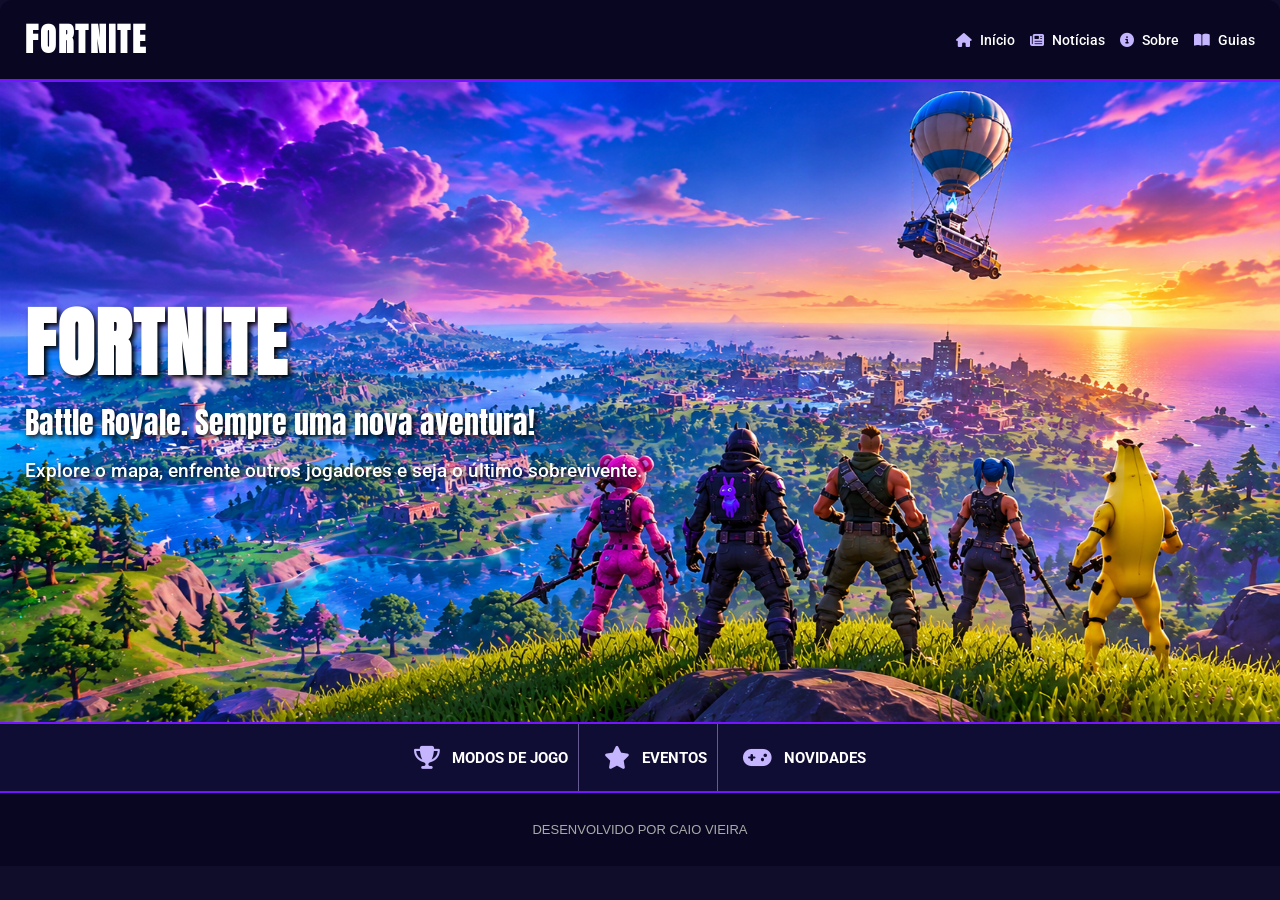
<file: index.html>
<!DOCTYPE html>
<html lang="pt-br">

<head>
    <meta charset="UTF-8">
    <meta name="viewport" content="width=device-width, initial-scale=1.0">



    <link rel="stylesheet" href="grids.css">
    <link rel="stylesheet" href="estilos.css">


    <link rel="stylesheet" href="https://cdnjs.cloudflare.com/ajax/libs/font-awesome/6.5.2/css/all.min.css">

    <link rel="preconnect" href="https://fonts.googleapis.com">
    <link rel="preconnect" href="https://fonts.gstatic.com" crossorigin>
    <link href="https://fonts.googleapis.com/css2?family=Anton&family=Roboto:wght@400;500;700;900&display=swap" rel="stylesheet">

</head>

<body>

<div class="container">

    <!-- TOPO -->
    <div class="row">
        <div class="col-12 topo">

            <div class="col-3 logo">
                <h1>FORTNITE</h1>
            </div>

            <div class="col-9 menu">

                <div class="col-3">
                    <a href="index.html">
                        <i class="fa-solid fa-house"></i> Início
                    </a>
                </div>

                <div class="col-3">
                    <a href="noticias.html">
                        <i class="fa-solid fa-newspaper"></i> Notícias
                    </a>
                </div>

                <div class="col-3">
                    <a href="sobre.html">
                        <i class="fa-solid fa-circle-info"></i> Sobre
                    </a>
                </div>

                <div class="col-3">
                    <a href="guia.html">
                        <i class="fa-solid fa-book-open"></i> Guias
                    </a>
                </div>

            </div>

        </div>
    </div>


    <!-- BANNER PRINCIPAL -->
    <div class="row">
        <div class="col-12 banner">

            <div class="col-6 texto">

                <h1>FORTNITE</h1>

                <h2>
                    Battle Royale. Sempre uma nova aventura!
                </h2>

                <p>
                    Explore o mapa, enfrente outros jogadores
                    e seja o último sobrevivente.
                </p>

                

            </div>

        </div>
    </div>


    <!-- DESTAQUES -->
    <div class="row faixa-destaques">

        <div class="col-4 destaque">

            <i class="fa-solid fa-trophy"></i>

            <h3>MODOS DE JOGO</h3>

        </div>

        <div class="col-4 destaque">

            <i class="fa-solid fa-star"></i>

            <h3>EVENTOS</h3>

        </div>

        <div class="col-4 destaque">

            <i class="fa-solid fa-gamepad"></i>

            <h3>NOVIDADES</h3>

        </div>

    </div>


    <!-- RODAPÉ -->
    <div class="row">
        <div class="col-12 rodape">

            <p>DESENVOLVIDO POR CAIO VIEIRA</p>

        </div>
    </div>

</div>

</body>
</html>
</file>
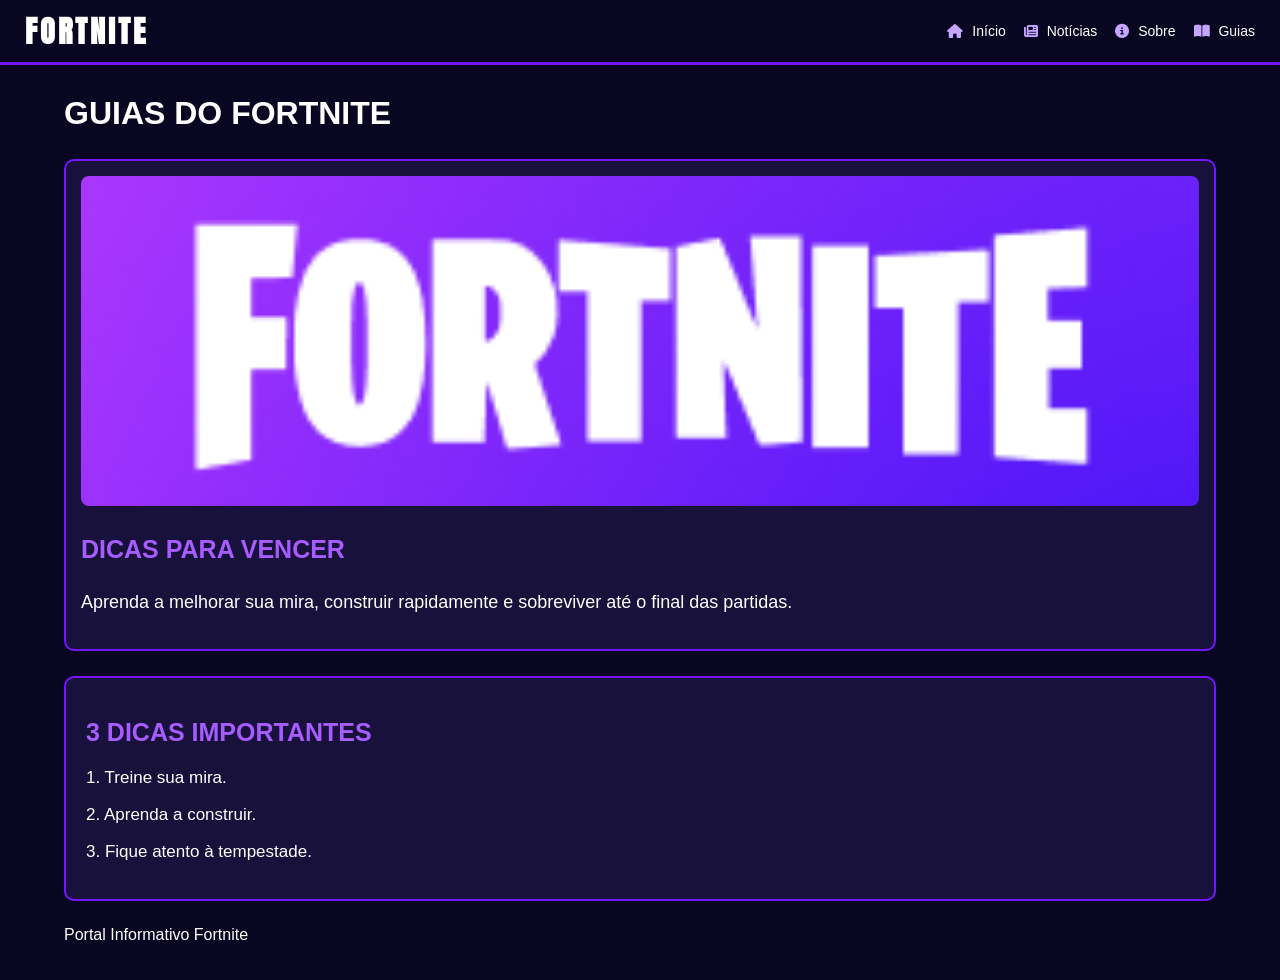
<file: guia.html>
<!DOCTYPE html>
<html lang="pt-br">

<head>
    <meta charset="UTF-8">
    <meta name="viewport" content="width=device-width, initial-scale=1.0">

    <title>Fortnite - Guias</title>

    <link rel="stylesheet" href="grids.css">
    <link rel="stylesheet" href="estilos4.css">
 

    <link rel="stylesheet" href="https://cdnjs.cloudflare.com/ajax/libs/font-awesome/6.5.2/css/all.min.css">

    <link href="https://fonts.googleapis.com/css2?family=Anton&display=swap" rel="stylesheet">

</head>

<body>

    <!-- TOPO -->
    <div class="topo">

        <h1>FORTNITE</h1>

        <div class="menu">

            <a href="index.html">
                <i class="fa-solid fa-house"></i> Início
            </a>

            <a href="noticias.html">
                <i class="fa-solid fa-newspaper"></i> Notícias
            </a>

            <a href="sobre.html">
                <i class="fa-solid fa-circle-info"></i> Sobre
            </a>

            <a href="loja.html">
                <i class="fa-solid fa-book-open"></i> Guias
            </a>

        </div>

    </div>


    <div class="container">

        <!-- TITULO -->
        <h2>GUIAS DO FORTNITE</h2>


        <!-- GUIA PRINCIPAL -->
        <div class="guia">

            <img src="fortiniteguia.png" alt="Personagens do Fortnite">

            <h3>DICAS PARA VENCER</h3>

            <p>
                Aprenda a melhorar sua mira, construir rapidamente
                e sobreviver até o final das partidas.
            </p>

        </div>


        <!-- DICAS -->
        <div class="dicas">

            <h2>3 DICAS IMPORTANTES</h2>

            <p>1. Treine sua mira.</p>

            <p>2. Aprenda a construir.</p>

            <p>3. Fique atento à tempestade.</p>

        </div>


        <!-- RODAPE -->
        <div class="rodape">

            <p>Portal Informativo Fortnite</p>

        </div>

    </div>

</body>
</html>
</file>
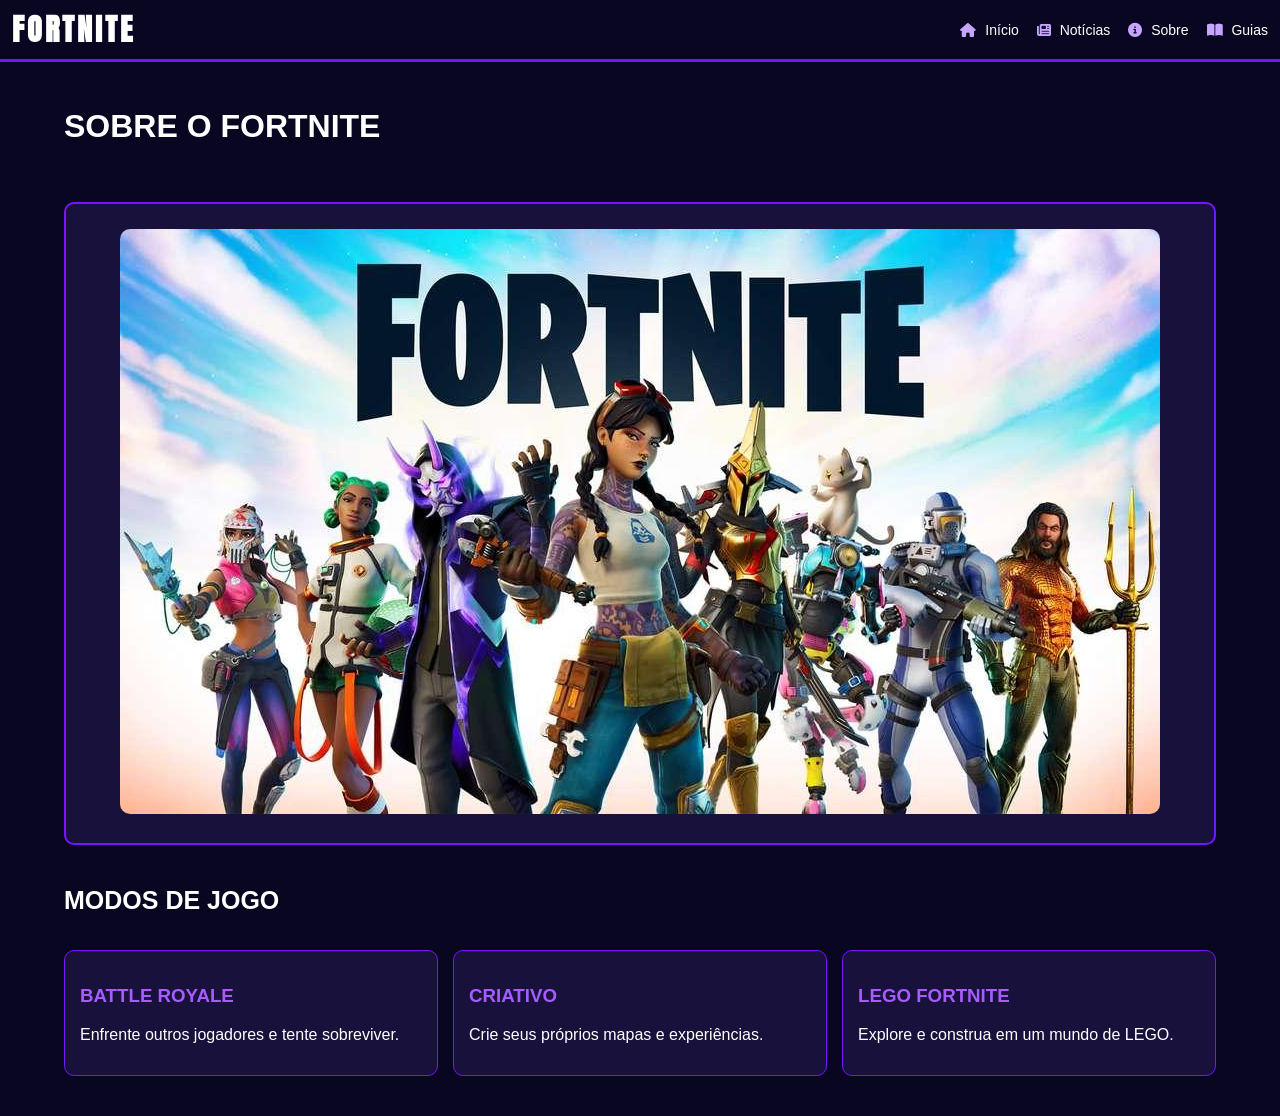
<file: sobre.html>
<!DOCTYPE html>
<html lang="pt-br">

<head>
    <meta charset="UTF-8">
    <meta name="viewport" content="width=device-width, initial-scale=1.0">

    <title>Fortnite - Sobre</title>

    <link rel="stylesheet" href="grids.css">
    <link rel="stylesheet" href="estilos3.css">
 

    <link rel="stylesheet" href="https://cdnjs.cloudflare.com/ajax/libs/font-awesome/6.5.2/css/all.min.css">

    <link rel="preconnect" href="https://fonts.googleapis.com">
    <link rel="preconnect" href="https://fonts.gstatic.com" crossorigin>
    <link href="https://fonts.googleapis.com/css2?family=Anton&display=swap" rel="stylesheet">

</head>

<body>

    <!-- TOPO -->
    <div class="topo">

        <div class="logo">
            <h1>FORTNITE</h1>
        </div>

        <div class="menu">

            <a href="index.html">
                <i class="fa-solid fa-house"></i> Início
            </a>

            <a href="noticias.html">
                <i class="fa-solid fa-newspaper"></i> Notícias
            </a>

            <a href="sobre.html">
                <i class="fa-solid fa-circle-info"></i> Sobre
            </a>

            <a href="guia.html">
                <i class="fa-solid fa-book-open"></i> Guias
            </a>

        </div>

    </div>


    <div class="container">

        <!-- TITULO -->
        <div class="row">
            <div class="col-12 titulo-sobre">

                <h1>SOBRE O FORTNITE</h1>

            </div>
        </div>


        <!-- SOBRE O JOGO -->
        <div class="row">

            <div class="col-12 sobre">

       

                <div class="col-12 centralizar">

                    <img src="sobre.jpg" alt="Fortnite">

                </div>

            </div>

        </div>


        <!-- MODOS DE JOGO -->
        <div class="row">

            <div class="col-12 titulo-modos">

                <h2>MODOS DE JOGO</h2>

            </div>

        </div>


        <div class="row">

            <div class="col-4 modo">

                <h3>BATTLE ROYALE</h3>

                <p>Enfrente outros jogadores e tente sobreviver.</p>

            </div>


            <div class="col-4 modo">

                <h3>CRIATIVO</h3>

                <p>Crie seus próprios mapas e experiências.</p>

            </div>


            <div class="col-4 modo">

                <h3>LEGO FORTNITE</h3>

                <p>Explore e construa em um mundo de LEGO.</p>

            </div>

        </div>


        <!-- RODAPE -->
        <div class="row">

            <div class="col-12 rodape ">

                

            </div>

        </div>

    </div>

</body>
</html>
</file>
<file: grids.css>
/* GRID DE 12 COLUNAS */

.row {
    display: grid;
    grid-template-columns: repeat(12, 1fr);
    gap: 15px;
}

.col-1 {
    grid-column: span 1;
}

.col-2 {
    grid-column: span 2;
}

.col-3 {
    grid-column: span 3;
}

.col-4 {
    grid-column: span 4;
}

.col-5 {
    grid-column: span 5;
}

.col-6 {
    grid-column: span 6;
}

.col-7 {
    grid-column: span 7;
}

.col-8 {
    grid-column: span 8;
}

.col-9 {
    grid-column: span 9;
}

.col-10 {
    grid-column: span 10;
}

.col-11 {
    grid-column: span 11;
}

.col-12 {
    grid-column: span 12;
}
</file>
<file: estilos.css>
/* CONFIGURAÇÕES GERAIS */

* {
    margin: 0;
    padding: 0;
    box-sizing: border-box;
}

body {
    background-color: #100d2b;
    font-family: Arial, sans-serif;
}


/* TOPO */

.topo {
    background-color: #080620;
    padding: 15px 25px;
    border-bottom: 3px solid #7515ff;
    border-radius: 12px 12px 0 0;

    display: flex;
    align-items: center;
    justify-content: space-between;
}

.logo {
    width: 40%;
}

.logo h1 {
    font-family: 'Anton', sans-serif;
    font-size: 32px;
    color: white;
    letter-spacing: 2px;
}

/* MENU */

.menu {
    width: 60%;
    display: flex;
    align-items: center;
    justify-content: flex-end;
    gap: 15px;
}

.menu a {
    color: white;
    text-decoration: none;
    font-family: 'Roboto', sans-serif;
    font-size: 14px;
    font-weight: 500;
    transition: 0.3s;
}

.menu i {
    margin-right: 5px;
    color: #c5b5ff;
}

.menu a:hover {
    color: #a855f7;
}


/* BANNER PRINCIPAL */

.banner {
    background-image: url("imagem fortinite 1.png");
    background-size: 100% 100%;
    background-position: center;
    background-repeat: no-repeat;

    background-color: #17104b;

    min-height: 640px;

    display: flex;
    align-items: center;
}

/* TEXTOS DO BANNER */

.texto {
    color: white;
    padding: 25px;
    font-family: 'Roboto', sans-serif;
}

.texto h1 {
    font-family: 'Anton', sans-serif;
    font-size: 75px;
    color: white;
    letter-spacing: 2px;
    margin-bottom: 5px;
    text-shadow: 3px 3px 5px black;
}

.texto h2 {
    font-family: 'Anton', sans-serif;
    font-size: 30px;
    font-weight: normal;
    color: white;
    line-height: 1.2;
    margin-bottom: 15px;
    text-shadow: 2px 2px 5px black;
}

.texto p {
    font-family: 'Roboto', sans-serif;
    font-size: 19px;
    font-weight: 500;
    color: white;
    line-height: 1.6;
    margin-bottom: 30px;
    text-shadow: 2px 2px 5px black;
}


/* BOTÃO SAIBA MAIS */

.botao {
    display: inline-block;

    background-color: #ffd500;
    color: #111111;

    padding: 14px 28px;
    border-radius: 30px;

    text-decoration: none;
    font-family: 'Roboto', sans-serif;
    font-size: 16px;
    font-weight: 900;

    box-shadow: 0px 4px 10px #00000050;
    transition: 0.3s;
}

.botao i {
    margin-right: 8px;
}

.botao:hover {
    background-color: white;
    transform: scale(1.05);
}


/* FAIXA DE DESTAQUES */

.faixa-destaques {
    background-color: #100d35;

    display: flex;
    align-items: center;
    justify-content: center;

    border-top: 2px solid #7515ff;
    border-bottom: 2px solid #7515ff;
}

.destaque {
    padding: 22px 10px;
    text-align: center;
    color: white;

    display: flex;
    align-items: center;
    justify-content: center;
    gap: 12px;

    border-right: 1px solid #655b91;
}

.destaque:last-child {
    border-right: none;
}

.destaque i {
    font-size: 23px;
    color: #c5b5ff;
}

.destaque h3 {
    font-family: 'Roboto', sans-serif;
    font-size: 15px;
    font-weight: 700;
}


/* RODAPÉ */

.rodape {
    background-color: #080620;
    color: #aaa;

    padding: 25px;
    text-align: center;

    font-family: Arial, sans-serif;
    font-size: 13px;
    line-height: 1.8;
}


/* RESPONSIVIDADE */
</file>
<file: estilos4.css>
body {
    background-color: #080620;
    font-family: Arial, sans-serif;
    margin: 0;
    color: white;
}

/* TOPO */
.topo {
    display: flex;
    justify-content: space-between;
    align-items: center;
    padding: 0 25px;
    height: 62px;
    border-bottom: 3px solid #7515ff;
}

.topo h1 {
    font-family: 'Anton', sans-serif;
    font-size: 30px;
    letter-spacing: 3px;
}

/* MENU */
.menu {
    display: flex;
    gap: 18px;
}

.menu a {
    color: white;
    text-decoration: none;
    font-size: 14px;
}

.menu i {
    color: #c5a5ff;
    margin-right: 5px;
}

.menu a:hover {
    color: #a65cff;
}

/* CONTAINER */
.container {
    width: 90%;
    margin: auto;
}

/* GUIA */
.container > h2 {
    font-size: 32px;
    margin-top: 30px;
}

.guia {
    background-color: #17113b;
    border: 2px solid #7515ff;
    border-radius: 10px;
    padding: 15px;
    margin-top: 15px;
}

.guia img {
    width: 100%;
    height: 330px;
    object-fit: cover;
    border-radius: 8px;
}

.guia h3 {
    color: #a65cff;
    font-size: 25px;
}

.guia p {
    font-size: 18px;
    line-height: 1.5;
}

/* DICAS */
.dicas {
    background-color: #17113b;
    border: 2px solid #7515ff;
    border-radius: 10px;
    padding: 20px;
    margin-top: 25px;
}

.dicas h2 {
    color: #a65cff;
    font-size: 25px;
}

.dicas p {
    font-size: 17px;
}

/* RODAPE */
.rodape {
    margin-top: 25px;
    padding-bottom: 20px;
}
</file>
<file: estilos3.css>
body {
    background-color: #080620;
    font-family: Arial, sans-serif;
    margin: 0;
    color: white;
}

/* TOPO */
.topo {
    width: 100%;
    height: 62px;
    background-color: #080620;
    border-bottom: 3px solid #7515ff;

    display: flex;
    align-items: center;
    justify-content: space-between;

    box-sizing: border-box;
    padding: 0 12px;
}

/* LOGO */
.logo h1 {
    font-family: 'Anton', sans-serif;
    font-size: 30px;
    letter-spacing: 3px;
    margin: 0;
    color: white;
}

/* MENU */
.menu {
    display: flex;
    align-items: center;
    gap: 18px;
}

.menu a {
    color: white;
    text-decoration: none;
    font-size: 14px;
}

.menu i {
    color: #c5a5ff;
    margin-right: 5px;
}

.menu a:hover {
    color: #a65cff;
}

/* CONTAINER */
.container {
    width: 90%;
    margin: auto;
}

/* TITULO */
.titulo-sobre {
    margin-top: 25px;
    margin-bottom: 20px;
}

.titulo-sobre h1 {
    font-size: 32px;
    color: white;
}

/* SOBRE */
.sobre {
    background-color: #17113b;
    border: 2px solid #7515ff;
    border-radius: 10px;
    padding: 25px;
    margin-top: 15px;
    display: flex;
    align-items: center;
    box-sizing: border-box;
}

.sobre h2 {
    color: #a65cff;
    font-size: 25px;
}

.sobre p {
    font-size: 17px;
    line-height: 1.6;
}

.sobre img {
    width: 100%;
    border-radius: 10px;
}

/* MODOS */
.titulo-modos {
    margin-top: 20px;
}

.titulo-modos h2 {
    font-size: 25px;
}

.modo {
    background-color: #17113b;
    border: 1px solid #7515ff;
    border-radius: 10px;
    padding: 15px;
    margin-top: 15px;
    box-sizing: border-box;
}

.modo h3 {
    color: #a65cff;
}

/* RODAPE */
.rodape {
    margin-top: 20px;
    padding: 10px 0;
}
 
.centralizar {
    display: block;
    margin: auto;
}
</file>
